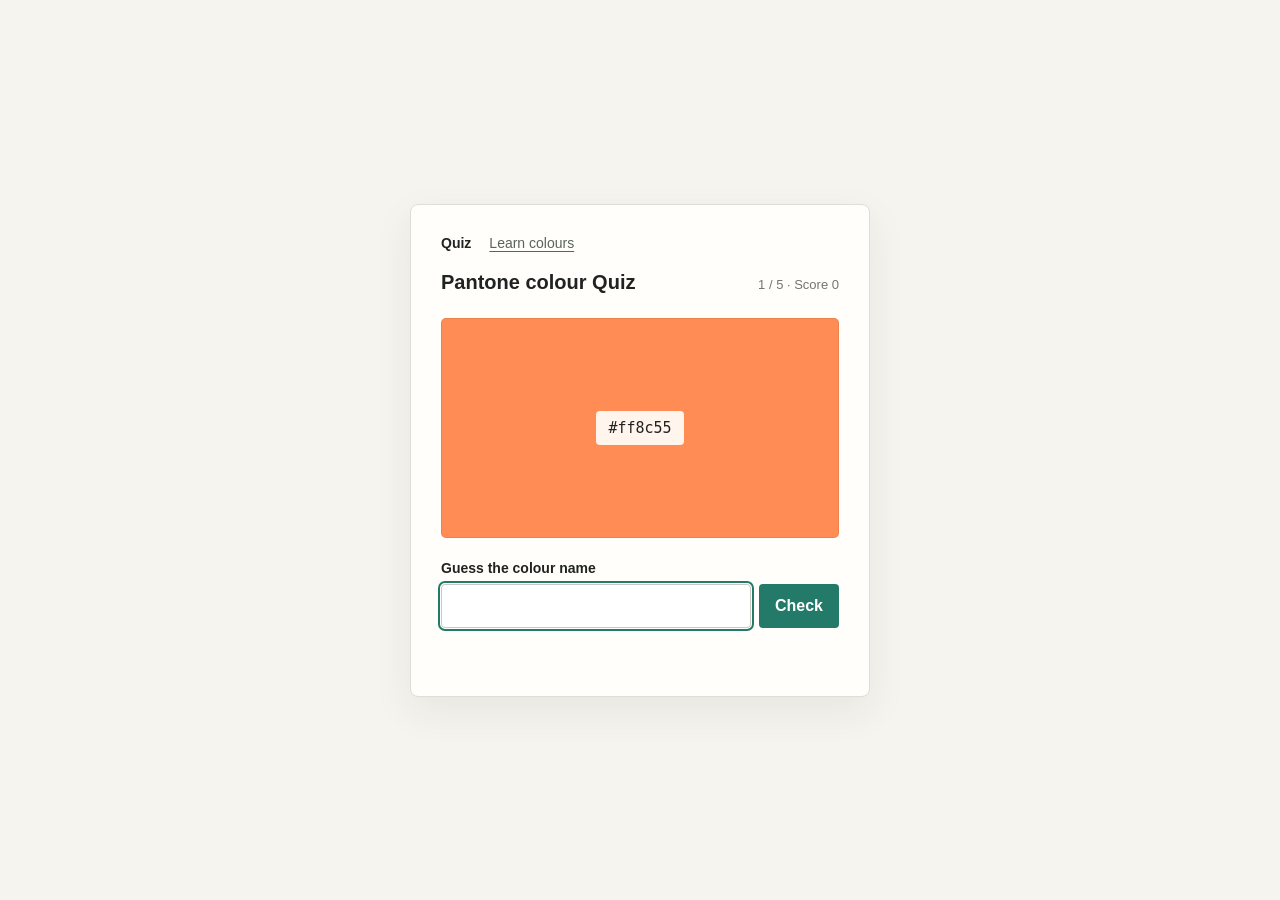
<file: index.html>
<!doctype html>
<html lang="en">
<head>
  <meta charset="utf-8">
  <meta name="viewport" content="width=device-width, initial-scale=1">
  <meta name="theme-color" content="#f5f4ef">
  <title>Pantone Colour Quiz</title>
  <link rel="stylesheet" href="styles.css">
</head>
<body>
  <main>
    <nav class="mode-nav" aria-label="Quiz modes">
      <a href="index.html" aria-current="page">Quiz</a>
      <a href="learn.html">Learn colours</a>
    </nav>
    <header>
      <h1>Pantone colour Quiz</h1>
      <span id="progress" aria-live="polite">Loading colours...</span>
    </header>

    <section id="quiz" hidden>
      <div class="swatch" id="swatch" aria-label="colour swatch">
        <span id="hex"></span>
      </div>
      <form id="answer-form">
        <label for="guess">Guess the colour name</label>
        <div class="answer-row">
          <input id="guess" name="guess" type="text" autocomplete="off" required>
          <button type="submit">Check</button>
        </div>
      </form>
      <p id="feedback" role="status" aria-live="polite"></p>
      <button id="next" type="button" hidden>Next colour</button>
      <button id="restart" type="button" hidden>Play another round</button>
    </section>

    <p id="error" role="alert" hidden></p>
  </main>

  <script src="script.js"></script>
</body>
</html>
</file>
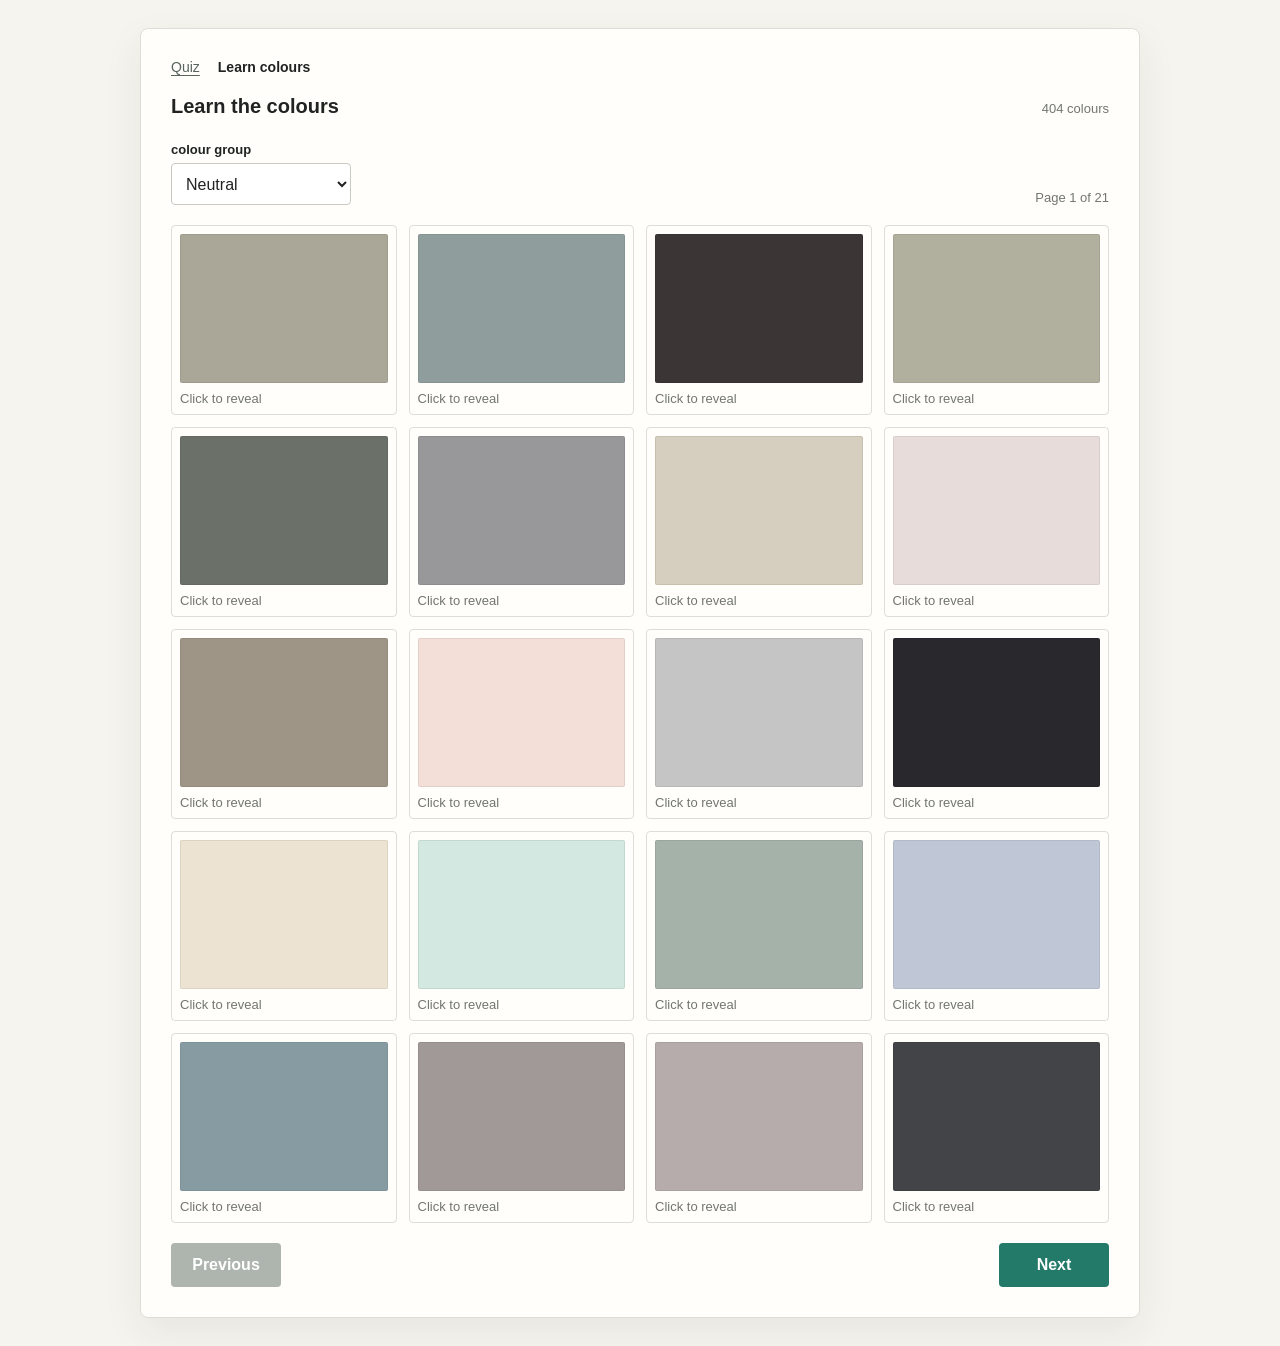
<file: learn.html>
<!doctype html>
<html lang="en">
<head>
  <meta charset="utf-8">
  <meta name="viewport" content="width=device-width, initial-scale=1">
  <meta name="theme-color" content="#f5f4ef">
  <title>Learn Pantone colours</title>
  <link rel="stylesheet" href="styles.css">
</head>
<body class="study-page">
  <main>
    <nav class="mode-nav" aria-label="Quiz modes">
      <a href="index.html">Quiz</a>
      <a href="learn.html" aria-current="page">Learn colours</a>
    </nav>
    <header>
      <h1>Learn the colours</h1>
      <span id="study-count" aria-live="polite">Loading colours...</span>
    </header>

    <div class="study-controls">
      <div class="study-filter">
        <label for="family-filter">colour group</label>
        <select id="family-filter">
          <option value="neutral" selected>Neutral</option>
          <option value="red-pink">Red/Pink</option>
          <option value="orange-brown">Orange/Brown</option>
          <option value="yellow">Yellow</option>
          <option value="green">Green</option>
          <option value="blue">Blue</option>
          <option value="purple">Purple</option>
        </select>
      </div>
      <span id="page-count" aria-live="polite"></span>
    </div>

    <section id="study-grid" class="study-grid" aria-label="colour study cards"></section>
    <div class="study-pagination">
      <button id="previous" type="button">Previous</button>
      <button id="next-page" type="button">Next</button>
    </div>
    <p id="error" role="alert" hidden></p>
  </main>
  <script src="learn.js"></script>
</body>
</html>
</file>
<file: styles.css>
:root {
  color-scheme: light;
  font-family: "Avenir Next", Avenir, "Segoe UI", sans-serif;
  color: #202321;
  background: #f5f4ef;
  font-synthesis: none;
}

* { box-sizing: border-box; }

body {
  min-height: 100vh;
  margin: 0;
  padding: 28px 20px;
  display: grid;
  place-items: center;
  background-image: radial-gradient(#d8d8d0 0.7px, transparent 0.7px);
  background-size: 18px 18px;
}

main {
  width: min(100%, 460px);
  padding: 30px;
  background: #fffefa;
  border: 1px solid #deded6;
  border-radius: 8px;
  box-shadow: 0 14px 40px #292c2412;
}

.mode-nav {
  display: flex;
  gap: 18px;
  margin-bottom: 20px;
  font-size: 14px;
}

.mode-nav a {
  color: #59645e;
  text-decoration-thickness: 1px;
  text-underline-offset: 3px;
}

.mode-nav a[aria-current="page"] {
  color: #202321;
  font-weight: 650;
  text-decoration: none;
}

header {
  display: flex;
  align-items: baseline;
  justify-content: space-between;
  gap: 12px;
  margin-bottom: 24px;
}

h1 {
  margin: 0;
  font-size: 20px;
  font-weight: 650;
}

#progress {
  color: #73766f;
  font-size: 13px;
  font-variant-numeric: tabular-nums;
}

.swatch {
  height: 220px;
  display: grid;
  place-items: center;
  border: 1px solid #00000012;
  border-radius: 5px;
  transition: background-color 180ms ease;
}

#hex {
  padding: 8px 12px;
  border-radius: 4px;
  background: #fffefaeb;
  color: #202321;
  font-family: ui-monospace, SFMono-Regular, Menlo, monospace;
  font-size: 15px;
}

form { margin-top: 22px; }

label {
  display: block;
  margin-bottom: 8px;
  font-size: 14px;
  font-weight: 600;
}

.answer-row { display: flex; gap: 8px; }

input {
  min-width: 0;
  flex: 1;
  height: 44px;
  padding: 0 12px;
  border: 1px solid #c9cbc3;
  border-radius: 4px;
  background: white;
  color: inherit;
  font: inherit;
}

input:focus { outline: 2px solid #237a69; outline-offset: 1px; }

button {
  min-height: 44px;
  padding: 0 16px;
  border: 0;
  border-radius: 4px;
  background: #237a69;
  color: white;
  font: inherit;
  font-weight: 600;
  cursor: pointer;
}

button:hover { background: #185d50; }
button:focus-visible { outline: 2px solid #202321; outline-offset: 2px; }

#feedback {
  min-height: 24px;
  margin: 14px 0 0;
  color: #4d554e;
  font-size: 14px;
}

#feedback.correct { color: #17644f; }
#feedback.incorrect { color: #a23b30; }

#next, #restart { width: 100%; margin-top: 12px; }
[hidden] { display: none !important; }

@media (max-width: 420px) {
  main { padding: 22px; }
  .swatch { height: 190px; }
  .answer-row { flex-direction: column; }
}

.study-page {
  place-items: start center;
}

.study-page main {
  width: min(100%, 1000px);
}

.study-controls {
  display: flex;
  align-items: end;
  justify-content: space-between;
  gap: 16px;
  margin: 0 0 20px;
}

.study-filter label {
  display: block;
  margin-bottom: 6px;
  font-size: 13px;
  font-weight: 600;
}

.study-filter select {
  min-width: 180px;
  height: 42px;
  padding: 0 30px 0 10px;
  border: 1px solid #c9cbc3;
  border-radius: 4px;
  background: white;
  color: inherit;
  font: inherit;
}

#study-count, #page-count {
  color: #73766f;
  font-size: 13px;
  font-variant-numeric: tabular-nums;
}

.study-grid {
  display: grid;
  grid-template-columns: repeat(4, minmax(0, 1fr));
  gap: 12px;
}

.study-card {
  min-width: 0;
  min-height: 190px;
  padding: 8px;
  display: flex;
  flex-direction: column;
  gap: 8px;
  border: 1px solid #deded6;
  background: #fffefa;
  color: #202321;
  text-align: left;
  font-weight: 400;
}

.study-card:hover { background: #f7f7f1; }

.study-swatch {
  width: 100%;
  flex: 1;
  min-height: 112px;
  border: 1px solid #00000012;
  border-radius: 2px;
}

.study-prompt, .study-details { font-size: 13px; }
.study-prompt { color: #73766f; }
.study-name { display: block; font-size: 14px; font-weight: 650; }
.study-meta { display: block; margin-top: 3px; color: #73766f; font-size: 12px; }

.study-pagination {
  display: flex;
  align-items: center;
  justify-content: space-between;
  gap: 12px;
  margin-top: 20px;
}

.study-pagination button { min-width: 110px; }
.study-pagination button:disabled { background: #aeb4ae; cursor: not-allowed; }

@media (max-width: 680px) {
  .study-grid { grid-template-columns: repeat(3, minmax(0, 1fr)); }
}

@media (max-width: 460px) {
  .study-grid { grid-template-columns: repeat(2, minmax(0, 1fr)); gap: 8px; }
  .study-card { min-height: 170px; }
  .study-controls { align-items: start; flex-direction: column; }
  .study-pagination button { min-width: 0; }
}
</file>
